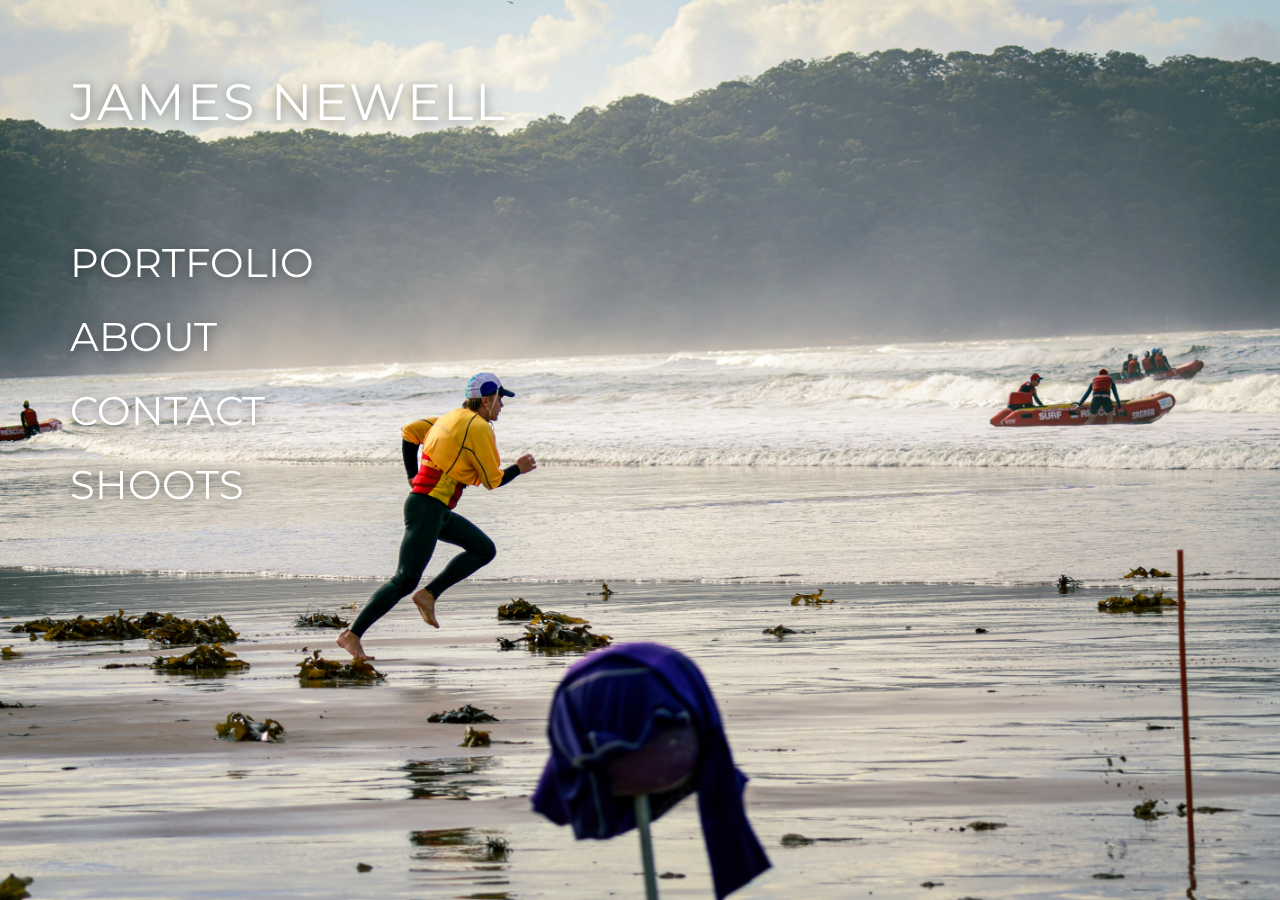
<file: index.html>
<!DOCTYPE html>
<html>
<head>
    <title>James Newell</title>
    <link rel="icon" type="image/png" href="images/website/logo.png">
    <link rel="stylesheet" href="style.css">
</head>

<body>

<div class="hero">

    <div class="home-nav">

        <a href="index.html" class="name">
            JAMES NEWELL
        </a>
        
        <a href="portfolio.html" class="home-link">
            PORTFOLIO
        </a>

        <a href="about.html" class="home-link">
            ABOUT
        </a>

        <a href="contact.html" class="home-link">
            CONTACT
        </a>

        <a href="shoots.html" class="home-link">
            SHOOTS
        </a>
    </div>

</div>

</body>
</html>
</file>
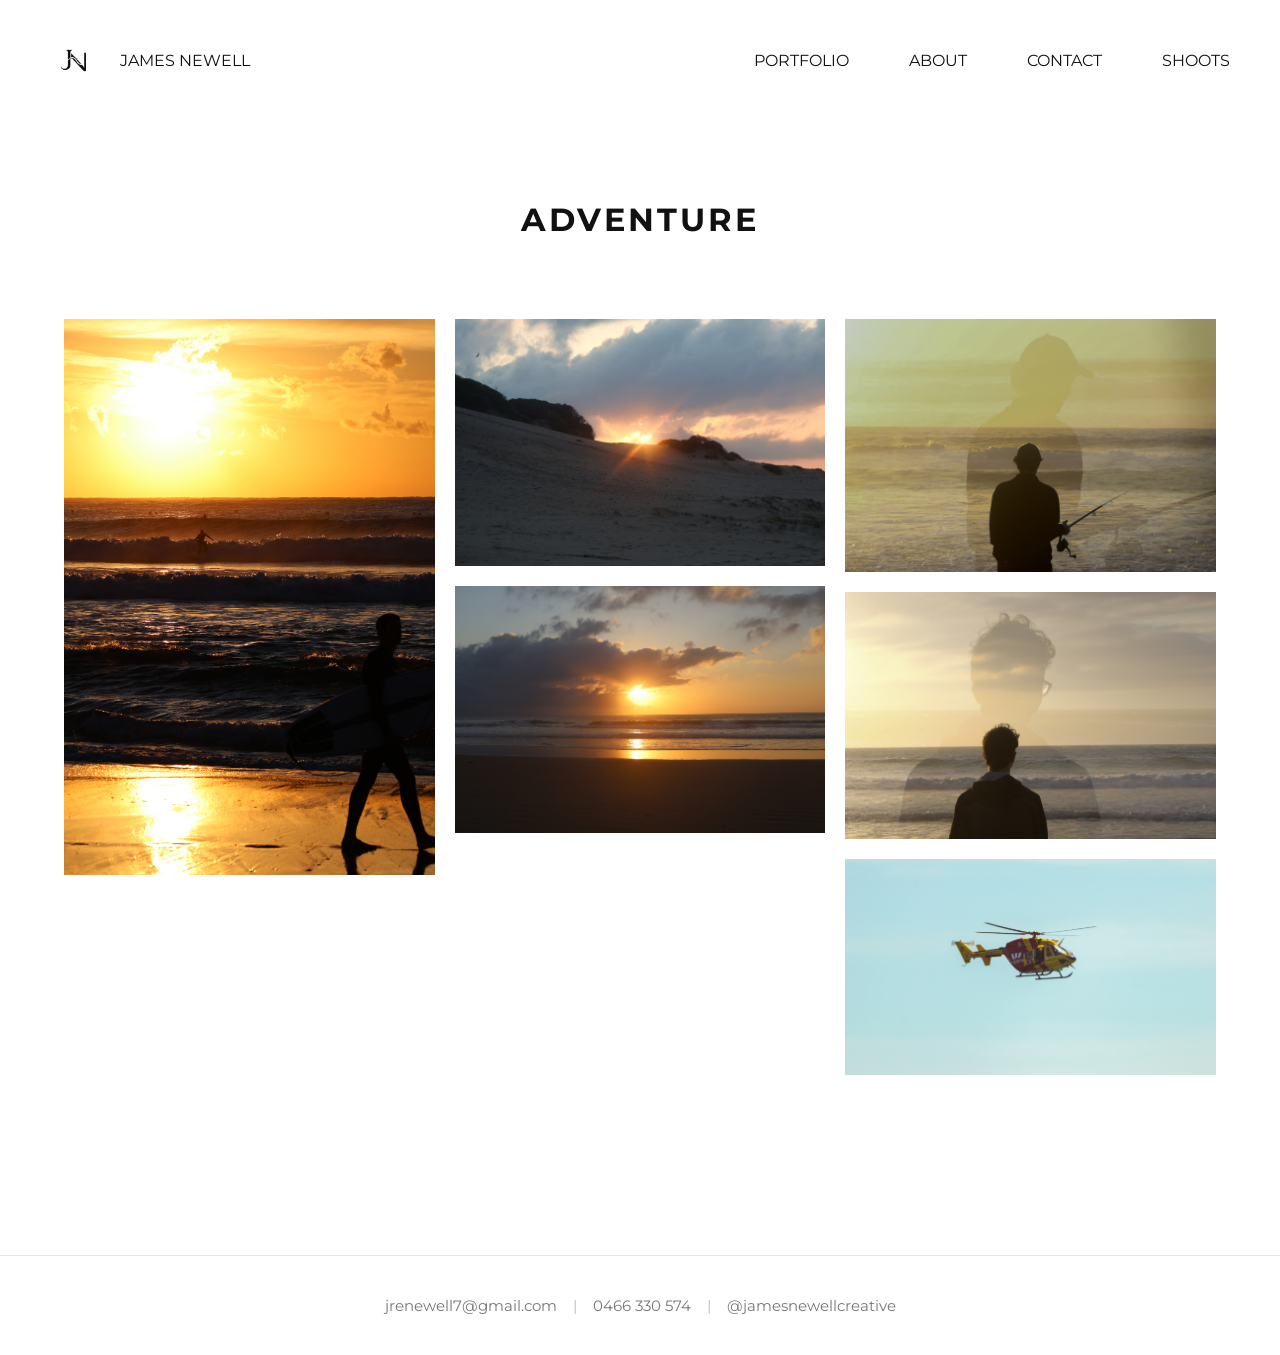
<file: adventure.html>
<!DOCTYPE html>
<html>
<head>
    <title>Adventure | James Newell</title>
    <link rel="icon" type="image/png" href="images/website/logo.png">
    <link rel="stylesheet" href="style.css">
</head>

<body>

<nav class="top-nav">
    <a href="index.html" class="logo-area">
    <img src="images/website/logo.png" class="logo">
    <span>JAMES NEWELL</span>
</a>

   <div class="nav-links">
        <a href="portfolio.html">PORTFOLIO</a>
        <a href="about.html">ABOUT</a>
        <a href="contact.html">CONTACT</a>
        <a href="shoots.html">SHOOTS</a>
    </div>
</nav>

<h1 class="page-title">ADVENTURE</h1>

<div class="gallery">

    <img src="images/adventurefolio/adventure-cover.jpg">
    <img src="images/adventurefolio/adventure1.jpg">
    <img src="images/adventurefolio/adventure2.jpg">
    <img src="images/adventurefolio/adventure3.jpg">
    <img src="images/adventurefolio/adventure4.jpg">
    <img src="images/adventurefolio/adventure5.jpg">

</div>

<footer class="site-footer">
    <a href="mailto:jrenewell7@gmail.com">
        jrenewell7@gmail.com
    </a>

    <span>|</span>
    <a href="tel:+61466330574">
        0466 330 574
    </a>

    <span>|</span>
    <a href="https://instagram.com/jamesnewellcreative/" target="_blank">
        @jamesnewellcreative
    </a>

</footer>
    
</body>
</html>
</file>
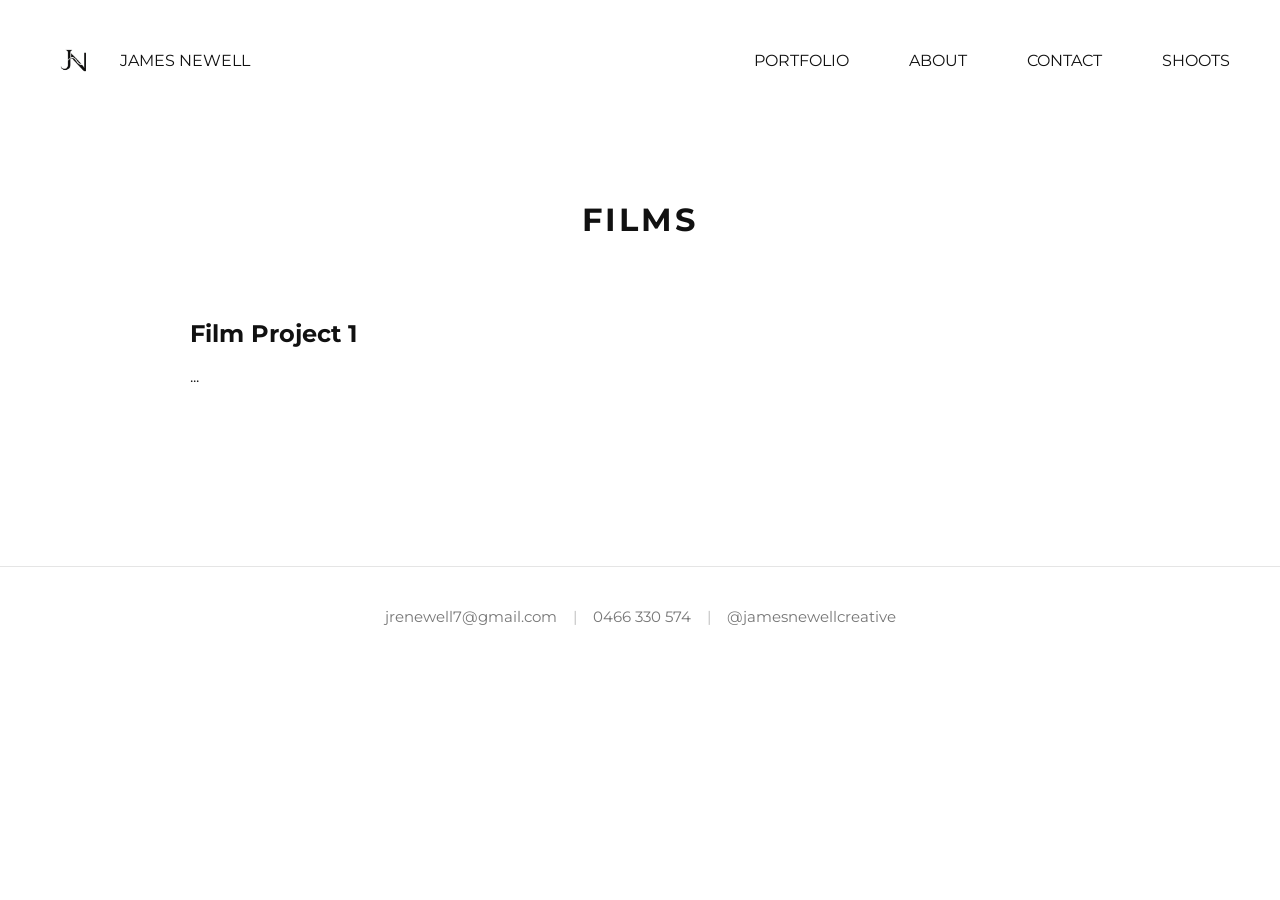
<file: films.html>
<!DOCTYPE html>
<html>
<head>
    <title>Films | James Newell</title>
    <link rel="icon" type="image/png" href="images/website/logo.png">
    <link rel="stylesheet" href="style.css">
</head>

<body>

<nav class="top-nav">
    <a href="index.html" class="logo-area">
    <img src="images/website/logo.png" class="logo">
    <span>JAMES NEWELL</span>
</a>

    <div class="nav-links">
        <a href="portfolio.html">PORTFOLIO</a>
        <a href="about.html">ABOUT</a>
        <a href="contact.html">CONTACT</a>
        <a href="shoots.html">SHOOTS</a>
    </div>
</nav>

<h1 class="page-title">FILMS</h1>

<div style="width:80%;max-width:900px;margin:auto;padding-bottom:100px;">

    <h2>Film Project 1</h2>
    <br>
    <p>...</p>

</div>

<footer class="site-footer">
    <a href="mailto:jrenewell7@gmail.com">
        jrenewell7@gmail.com
    </a>

    <span>|</span>
    <a href="tel:+61466330574">
        0466 330 574
    </a>

    <span>|</span>
    <a href="https://instagram.com/jamesnewellcreative/" target="_blank">
        @jamesnewellcreative
    </a>

</footer>
    
</body>
</html>
</file>
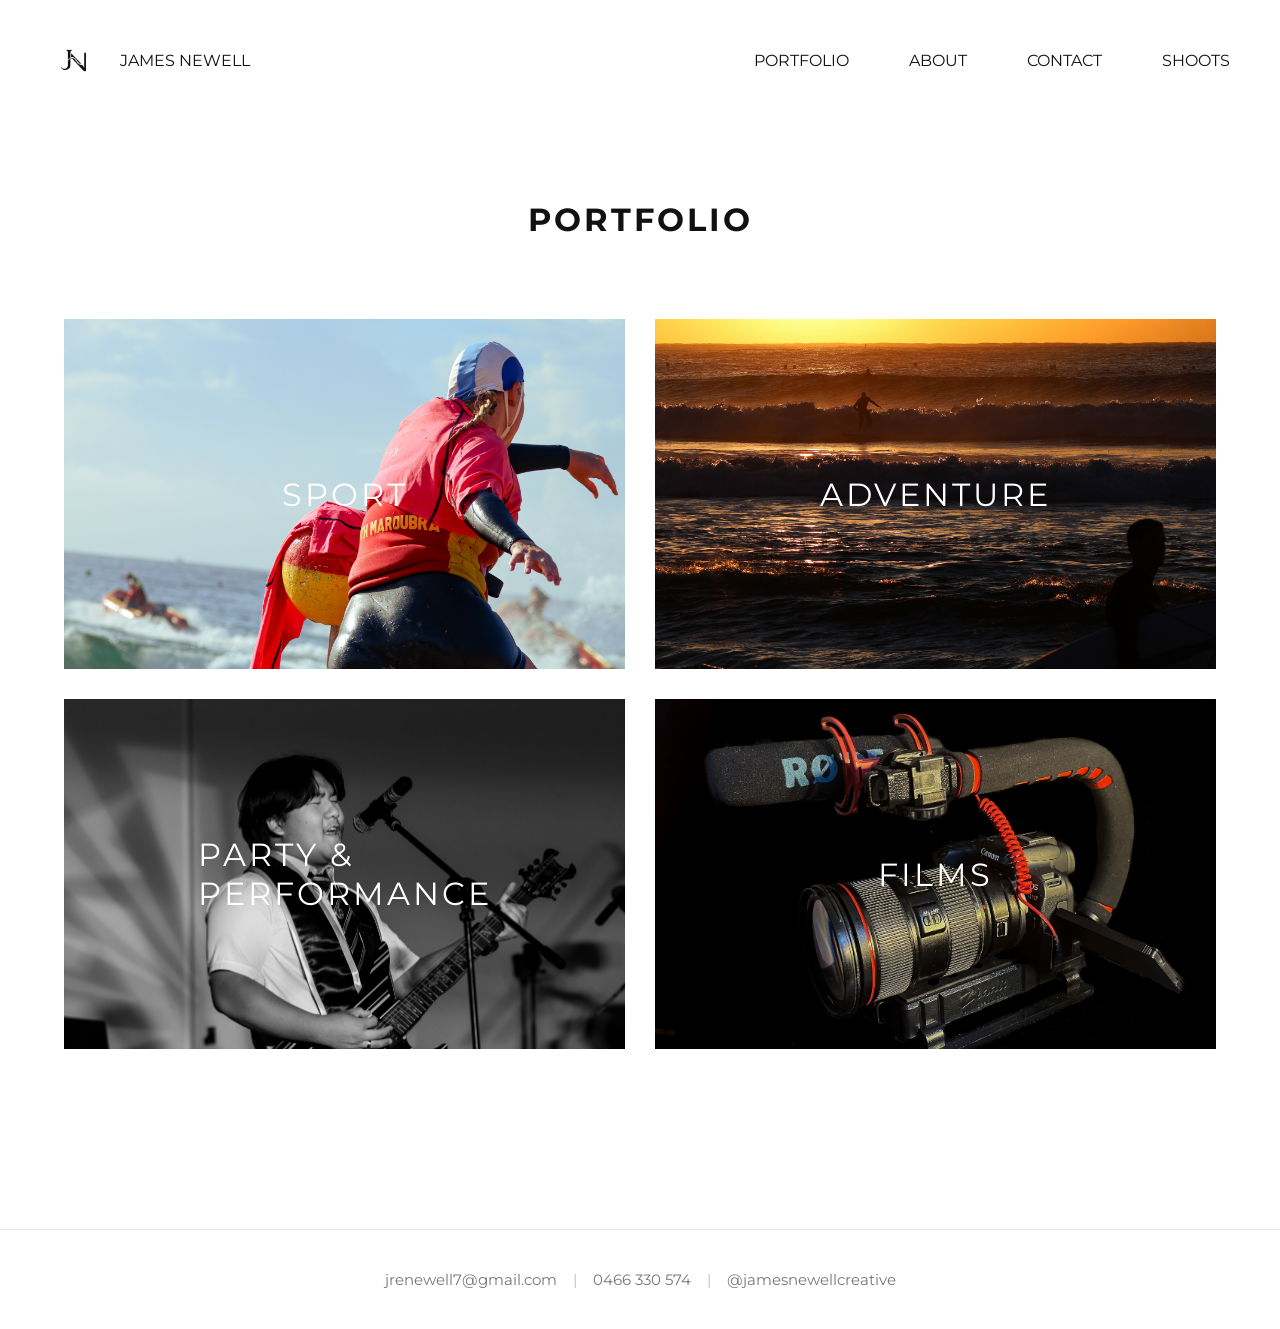
<file: portfolio.html>
<!DOCTYPE html>
<html>
<head>
    <title>Portfolio | James Newell</title>
    <link rel="icon" type="image/png" href="images/website/logo.png">
    <link rel="stylesheet" href="style.css">
</head>

<body>

<nav class="top-nav">

    <a href="index.html" class="logo-area">
    <img src="images/website/logo.png" class="logo">
    <span>JAMES NEWELL</span>
</a>

    <div class="nav-links">
        <a href="portfolio.html">PORTFOLIO</a>
        <a href="about.html">ABOUT</a>
        <a href="contact.html">CONTACT</a>
        <a href="shoots.html">SHOOTS</a>
    </div>

</nav>

<h1 class="page-title">PORTFOLIO</h1>

<div class="portfolio-grid">

    <a href="sport.html" class="portfolio-tile">
        <img src="images/website/sport-cover.jpg">
        <div class="tile-title">SPORT</div>
    </a>

    <a href="adventure.html" class="portfolio-tile">
        <img src="images/website/adventure-cover.jpg">
        <div class="tile-title">ADVENTURE</div>
    </a>

    <a href="partyperformance.html" class="portfolio-tile">
        <img src="images/partyperformancefolio/photo25.jpg">
        <div class="tile-title">PARTY & PERFORMANCE</div>
    </a>

    <a href="films.html" class="portfolio-tile">
        <img src="images/website/films-cover.jpg">
        <div class="tile-title">FILMS</div>
    </a>

</div>

<footer class="site-footer">
    <a href="mailto:jrenewell7@gmail.com">
        jrenewell7@gmail.com
    </a>

    <span>|</span>
    <a href="tel:+61466330574">
        0466 330 574
    </a>

    <span>|</span>
    <a href="https://instagram.com/jamesnewellcreative/" target="_blank">
        @jamesnewellcreative
    </a>

</footer>
    
</body>
</html>
</file>
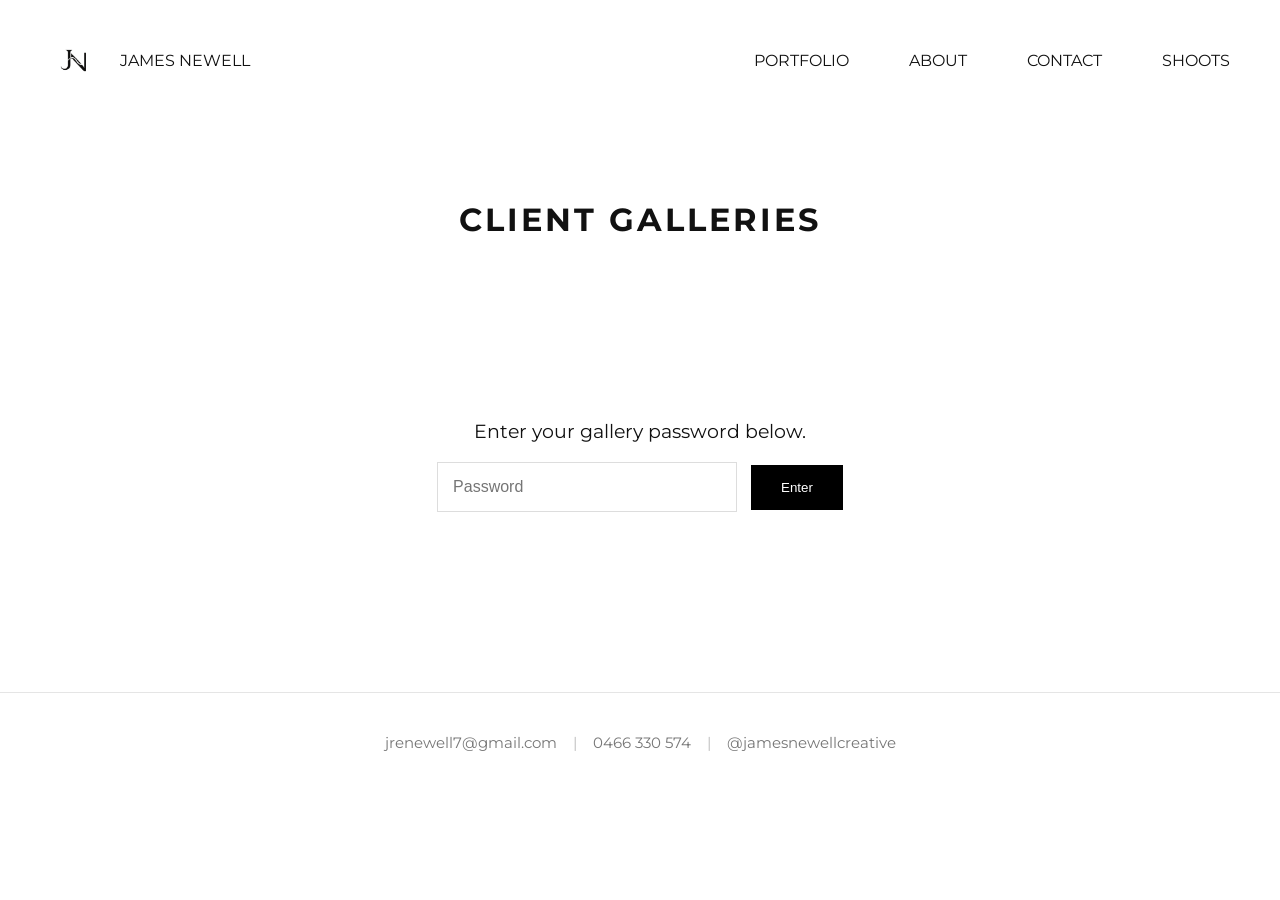
<file: shoots.html>
<!DOCTYPE html>
<html>

<head>
    <title>Client Galleries | James Newell</title>
    <link rel="icon" type="image/png" href="images/website/logo.png">
    <link rel="stylesheet" href="style.css">
</head>

<body>

<nav class="top-nav">
    <a href="index.html" class="logo-area">
    <img src="images/website/logo.png" class="logo">
    <span>JAMES NEWELL</span>
    </a>

    <div class="nav-links">
        <a href="portfolio.html">PORTFOLIO</a>
        <a href="about.html">ABOUT</a>
        <a href="contact.html">CONTACT</a>
        <a href="shoots.html">SHOOTS</a>
    </div>

</nav>

<h1 class="page-title">CLIENT GALLERIES</h1>

<div class="shoot-login">

    <p>
        Enter your gallery password below.
    </p>

    <br>

    <input
        type="password"
        id="galleryPassword"
        placeholder="Password">

    <button onclick="checkPassword()">
        Enter
    </button>

</div>

<footer class="site-footer">

    <a href="mailto:jrenewell7@gmail.com">
        jrenewell7@gmail.com
    </a>

    <span>|</span>
    <a href="tel:YOUR_NUMBER">
        0466 330 574
    </a>

    <span>|</span>
    <a href="hhttps://instagram.com/jamesnewellcreative/">
        @jamesnewellcreative
    </a>

</footer>

<script>

function checkPassword() {

let password =
document.getElementById("galleryPassword").value;

const galleries = {

    "broombroom":
    "clients/Thomas-McIntyre/Car-Shoot/gallery.html",

    "JAMCollective26":
    "clients/corpus-christi/jamcollective26/gallery.html",

    "mackybday26":
    "clients/Thomas-McIntyre/birthday26/gallery.html",



};

if (galleries[password]) {

window.location.href =
galleries[password];

}

else {

alert("Incorrect Password");

}

}

</script>

</body>

</html>
</file>
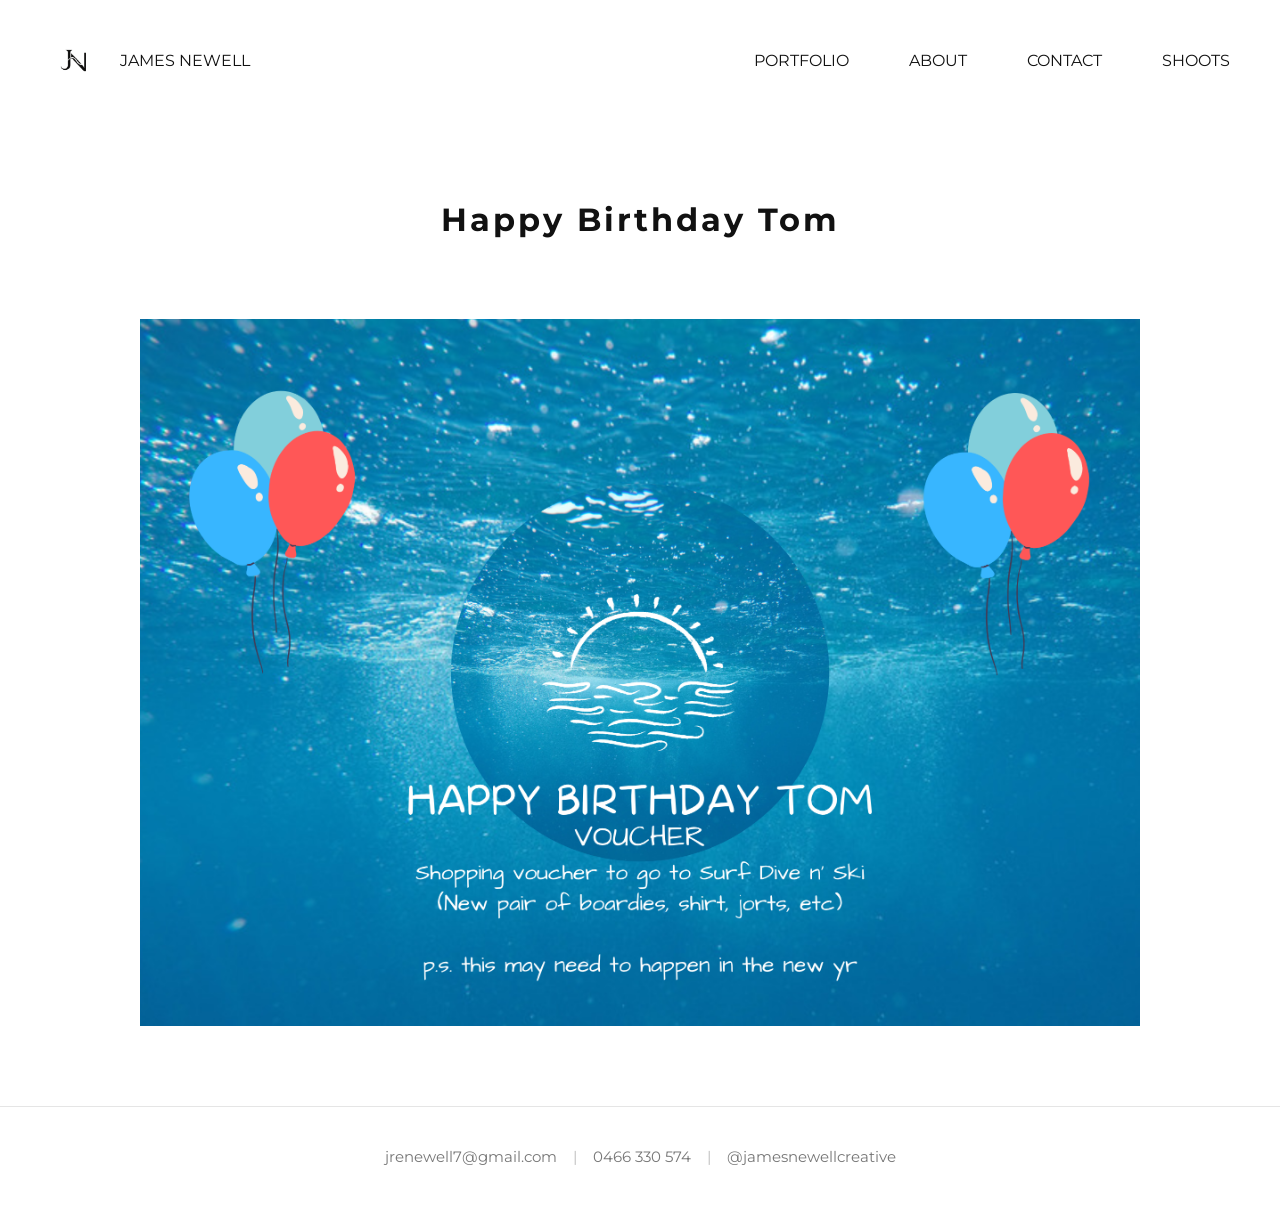
<file: clients/Thomas-McIntyre/birthday26/gallery.html>
<!DOCTYPE html>
<html>
<head>
    <title>Thomas McIntyre Birthday Voucher | James Newell</title>
    <link rel="icon" type="image/png" href="../../../images/website/logo.png">
    <link rel="stylesheet" href="../../../style.css">
</head>

<body>

<nav class="top-nav">
    <div class="logo-area">
        <img src="../../../images/website/logo.png" class="logo">
        <a href="../../../index.html">
            JAMES NEWELL
        </a>
    </div>
    <div class="nav-links">
        <a href="../../../portfolio.html">
            PORTFOLIO
        </a>
        <a href="../../../about.html">
            ABOUT
        </a>
        <a href="../../../contact.html">
            CONTACT
        </a>
        <a href="../../../shoots.html">
            SHOOTS
        </a>
    </div>
</nav>

<h1 class="page-title">
Happy Birthday Tom
</h1>

    
<img src="birthday26.png" style="width:1000px; display:block; margin:auto;">    

    
</div>

<footer class="site-footer">
    <a href="mailto:jrenewell7@gmail.com">
        jrenewell7@gmail.com
    </a>

    <span>|</span>
    <a href="tel:+61466330574">
        0466 330 574
    </a>

    <span>|</span>
    <a href="https://instagram.com/jamesnewellcreative/" target="_blank">
        @jamesnewellcreative
    </a>

</footer>
    
</body>

</html>
</file>
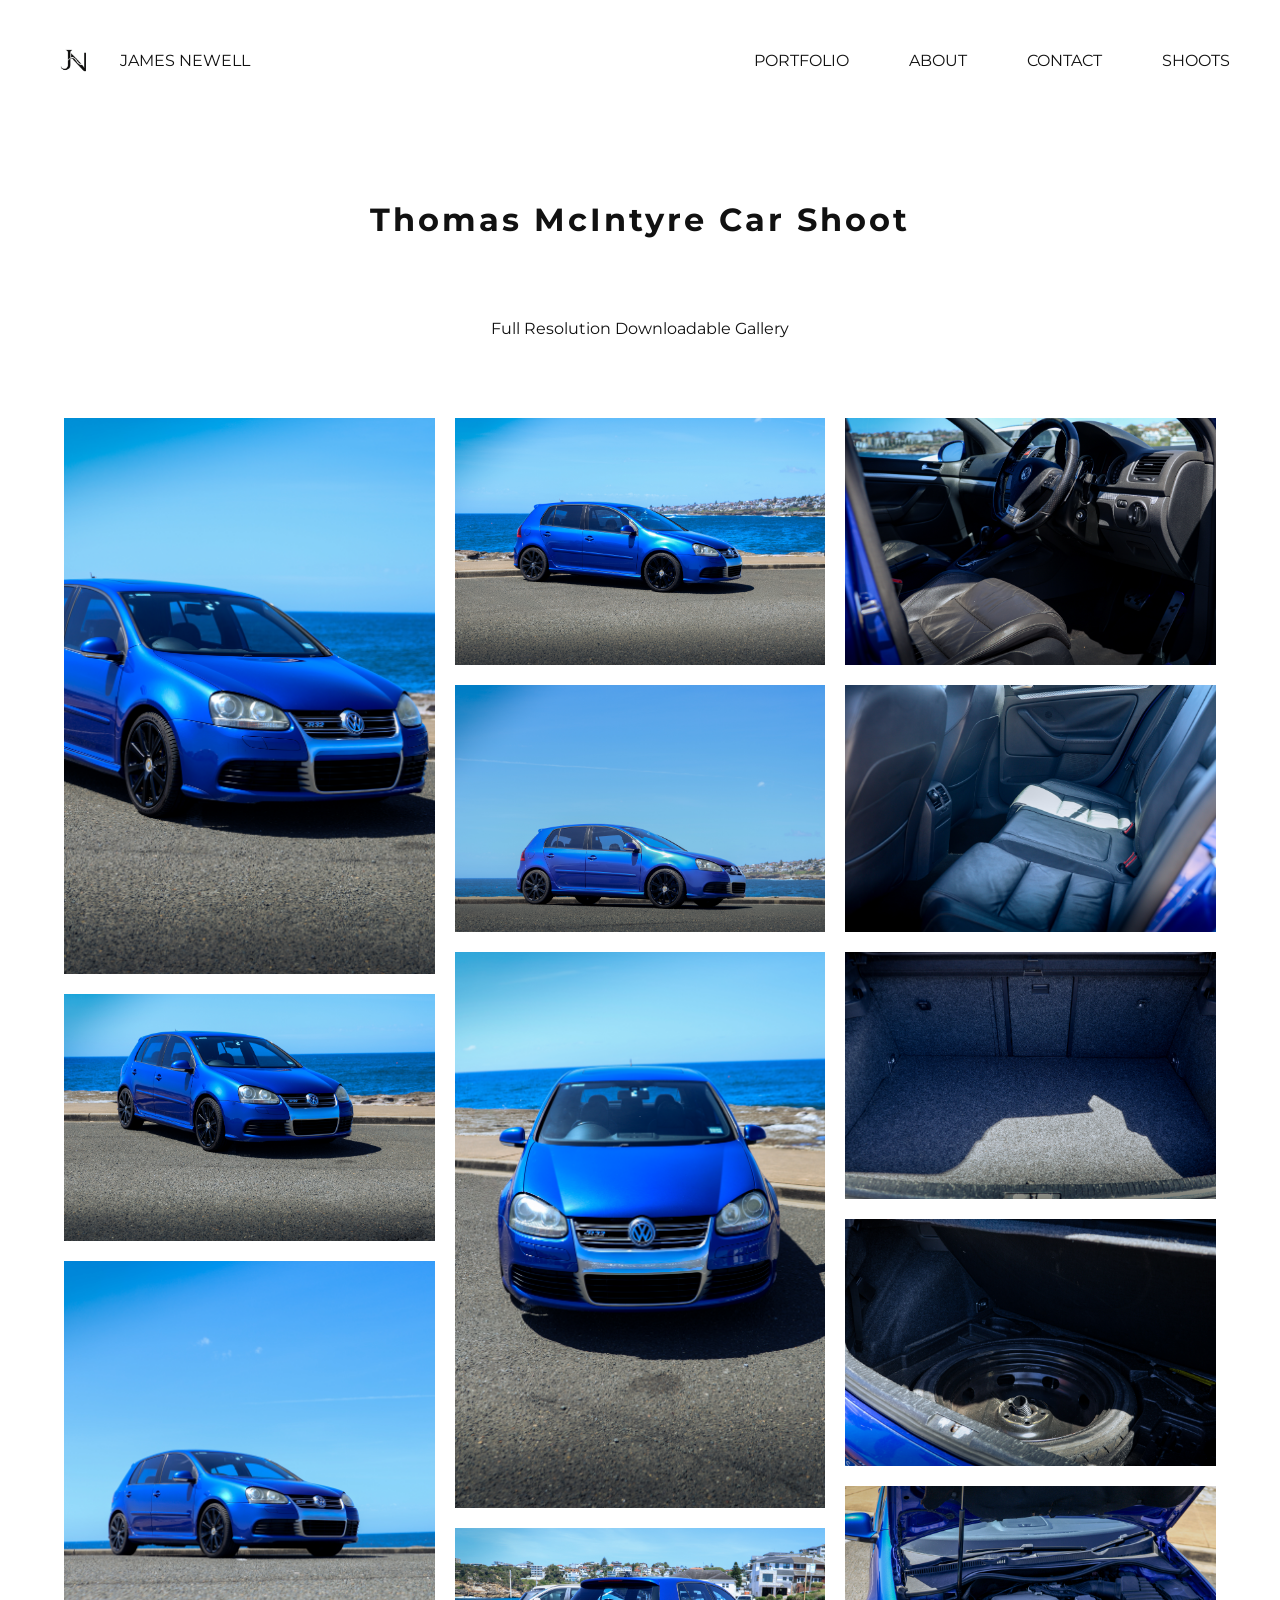
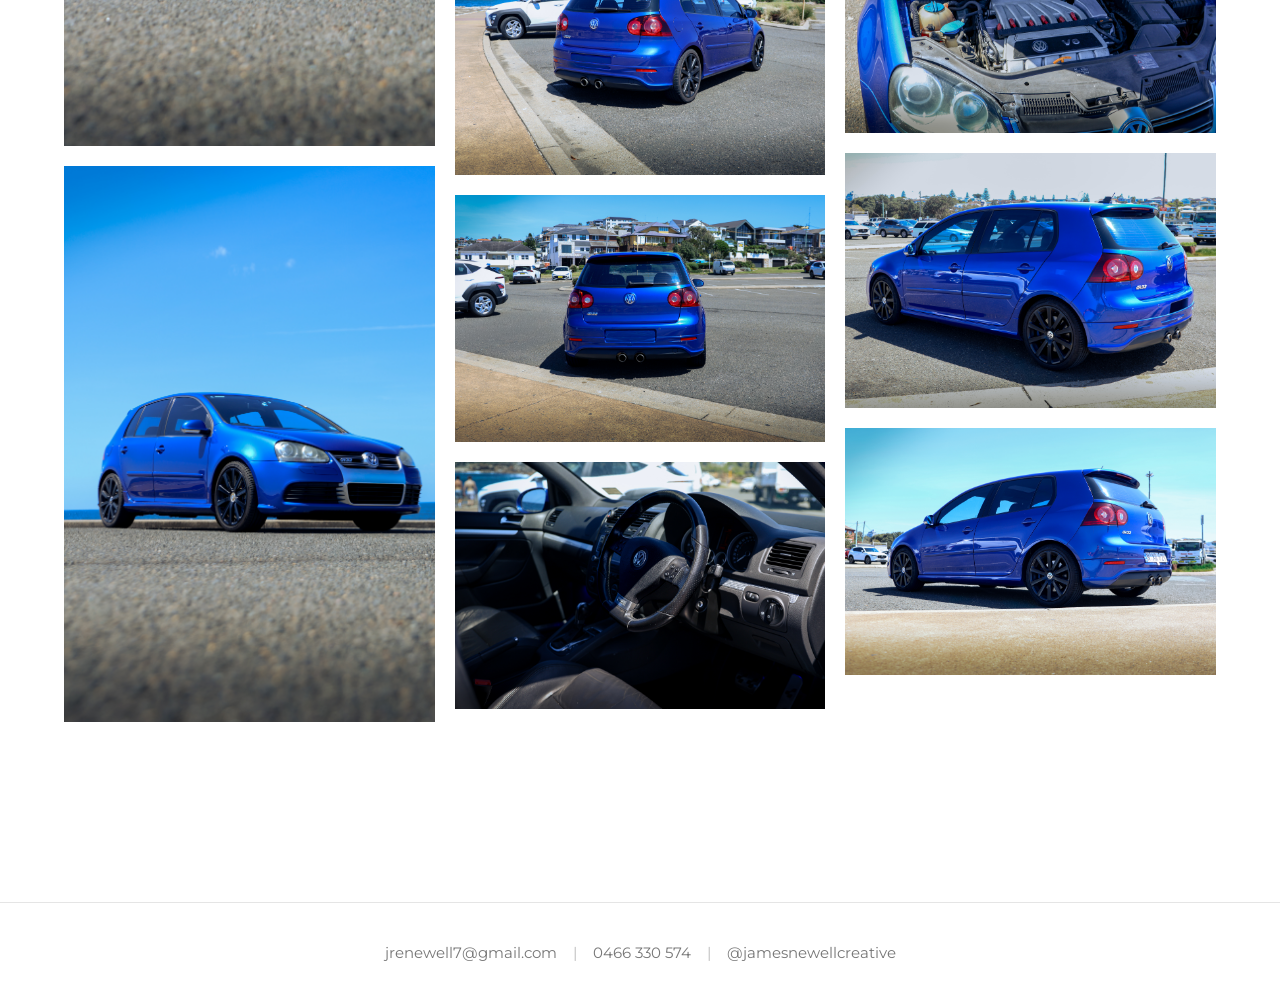
<file: clients/Thomas-McIntyre/Car-Shoot/gallery.html>
<!DOCTYPE html>
<html>
<head>
    <title>Thomas McIntyre Car Shoot | James Newell</title>
    <link rel="icon" type="image/png" href="../../../images/website/logo.png">
    <link rel="stylesheet" href="../../../style.css">
</head>

<body>

<nav class="top-nav">
    <div class="logo-area">
        <img src="../../../images/website/logo.png" class="logo">
        <a href="../../../index.html">
            JAMES NEWELL
        </a>
    </div>
    <div class="nav-links">
        <a href="../../../portfolio.html">
            PORTFOLIO
        </a>
        <a href="../../../about.html">
            ABOUT
        </a>
        <a href="../../../contact.html">
            CONTACT
        </a>
        <a href="../../../shoots.html">
            SHOOTS
        </a>
    </div>
</nav>

<h1 class="page-title">
Thomas McIntyre Car Shoot
</h1>

 <div style="text-align:center; margin:80px 0;">
    <a href="https://drive.google.com/drive/folders/1Mz0aQMgcXxHZTj3PlfZpWGvKT7UyzfzV?usp=drive_link">
        Full Resolution Downloadable Gallery
    </a>

</div> 
    
<div class="gallery">

  
<img src="previews/photo1.jpg">
<img src="previews/photo2.jpg">
<img src="previews/photo3.jpg">
<img src="previews/photo4.jpg">
<img src="previews/photo5.jpg">
<img src="previews/photo6.jpg">
<img src="previews/photo7.jpg">
<img src="previews/photo8.jpg">
<img src="previews/photo9.jpg">
<img src="previews/photo10.jpg">
<img src="previews/photo11.jpg">
<img src="previews/photo12.jpg">
<img src="previews/photo13.jpg">
<img src="previews/photo14.jpg">
<img src="previews/photo15.jpg">
<img src="previews/photo16.jpg">
<img src="previews/photo17.jpg">
    

</div>

<footer class="site-footer">
    <a href="mailto:jrenewell7@gmail.com">
        jrenewell7@gmail.com
    </a>

    <span>|</span>
    <a href="tel:+61466330574">
        0466 330 574
    </a>

    <span>|</span>
    <a href="https://instagram.com/jamesnewellcreative/" target="_blank">
        @jamesnewellcreative
    </a>

</footer>
    
</body>

</html>
</file>
<file: style.css>
@import url('https://fonts.googleapis.com/css2?family=Montserrat:wght@300;400;500;600&display=swap');
* {
    margin: 0;
    padding: 0;
    box-sizing: border-box;
}

body {
    font-family: 'Montserrat', sans-serif;
    color: #111;
}

a {
    text-decoration: none;
    color: inherit;
}

/* =====================
HOME PAGE
===================== */

.hero {
    height: 100vh;
    width: 100%;
    background-image: url("images/website/hero.jpg");
    background-size: cover;
    background-position: center;
    position: relative;
}

.home-nav {
    position: absolute;
    left: 70px;
    top: 70px;
    display: flex;
    flex-direction: column;
    gap: 25px;
}

.name {
    color: white;
    font-size: 3.2rem;
    font-weight: 400;
    letter-spacing: 2px;
    text-shadow: 0 2px 12px rgba(0,0,0,0.5);

    margin-bottom: 80px;
}

.home-link {
    color: white;
    font-size: 2.5rem;
    font-weight: 400;
    text-shadow: 0 2px 12px rgba(0,0,0,0.5);
    transition: 0.3s;
}

.home-link:hover {
    opacity: 0.6;
}

/* =====================
INTERNAL PAGES
===================== */

.top-nav {
    width: 100%;
    padding: 35px 50px;
    border-bottom: 0px solid #e5e5e5;

    display: flex;
    align-items: center;
    justify-content: space-between;
}

.logo-area {
    display: flex;
    align-items: center;
    gap: 20px;
}

.logo {
    width: 50px;
    height: 50px;
    object-fit: contain;
}

.nav-links {
    display: flex;
    gap: 60px;
}

.nav-links a {
    color: #111;
}

.page-title {
    text-align: center;
    font-size: 2rem;
    margin-top: 80px;
    margin-bottom: 80px;
    letter-spacing: 3px;
}

/* =====================
FOOTER
===================== */

.site-footer {
    margin-top: 80px;
    padding: 40px 0;
    text-align: center;
    border-top: 1px solid #e5e5e5;
    font-size: 0.95rem;
    color: #777;
}

.site-footer a {
    color: #777;
    text-decoration: none;
    margin: 0 12px;
    transition: 0.3s;
}

.site-footer a:hover {
    color: black;
}

.site-footer span {
    color: #bbb;
}


/* =====================
PORTFOLIO PAGE
===================== */

.portfolio-grid {
    width: 90%;
    max-width: 1200px;
    margin: auto;

    display: grid;
    grid-template-columns: 1fr 1fr;
    gap: 30px;

    padding-bottom: 100px;
}

.portfolio-tile {
    position: relative;
    height: 350px;

    overflow: hidden;
}

.portfolio-tile img {
    width: 100%;
    height: 100%;
    object-fit: cover;

    transition: 0.4s;
}

.portfolio-tile:hover img {
    transform: scale(1.05);
}

.tile-title {
    position: absolute;

    top: 50%;
    left: 50%;

    transform: translate(-50%, -50%);

    color: white;
    font-size: 2rem;
    letter-spacing: 3px;

    pointer-events: none;
}

.bottom-tile {
    width: 100%;

}

/* =====================
GALLERY PAGES
===================== */

.gallery {
    column-count: 3;
    column-gap: 20px;

    width: 90%;
    max-width: 1400px;

    margin: auto;
    padding-bottom: 100px;
}

.gallery img {
    width: 100%;
    margin-bottom: 20px;

    break-inside: avoid;
    display: block;
}

/* =====================
ABOUT
===================== */

.about-container {
    width: 90%;
    max-width: 1200px;

    margin: auto;

    display: flex;
    gap: 80px;

    align-items: center;

    padding-bottom: 100px;
}

.about-image {
    flex: 1;
}

.about-image img {
    width: 100%;
}

.about-text {
    flex: 1;
    font-size: 1.1rem;
    line-height: 1.9;
}

@media (max-width: 900px) {

    .portfolio-grid {
        grid-template-columns: 1fr;
    }

    .bottom-tile {
        width: 100%;
        grid-column: span 1;
    }

    .gallery {
        grid-template-columns: 1fr;
    }

    .about-container {
        flex-direction: column;
    }

    .home-nav {
        left: 35px;
        top: 35px;
    }
}

/* =====================
CONTACT
===================== */

.contact-container {
    display: flex;
    flex-direction: column;
    align-items: center;
    gap: 40px;
    margin-top: 100px;
    margin-bottom: 150px;
}

.contact-item {
    font-size: 2rem;
    color: #111;
    text-decoration: none;
    transition: 0.3s;
}

.contact-item:hover {
    opacity: 0.5;
}

/* =====================
SHOOTS
===================== */

.shoot-login {
    text-align: center;
    padding: 100px 20px;
}

.shoot-login p {
    font-size: 1.2rem;
}

.shoot-login input {

    padding: 15px;
    width: 300px;
    font-size: 1rem;
    border: 1px solid #ddd;
    margin-right: 10px;
}

.shoot-login button {

    padding: 15px 30px;
    border: none;
    background: black;
    color: white;
    cursor: pointer;
}
</file>
